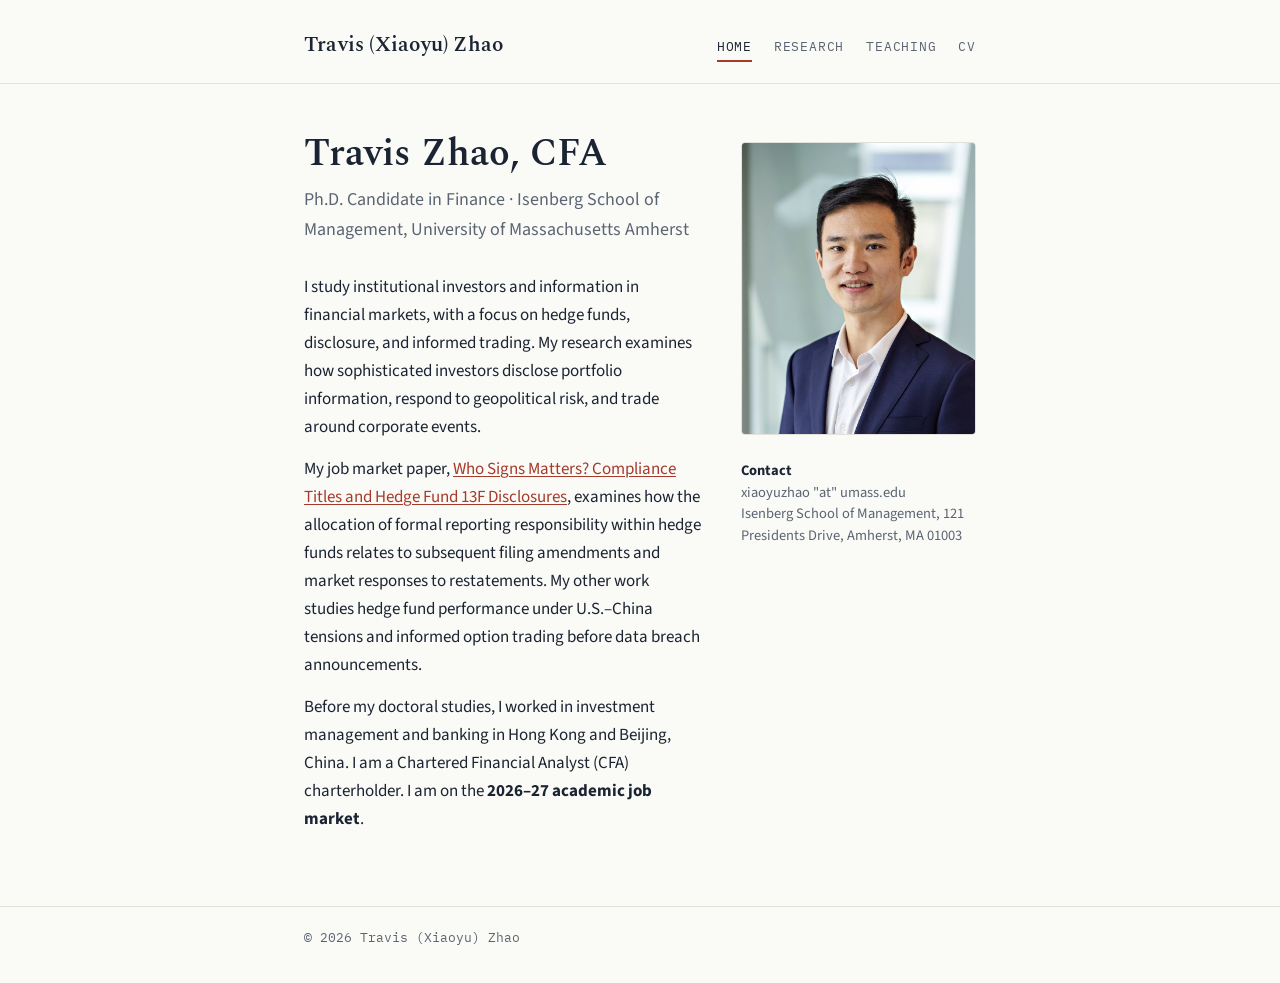
<file: index.html>
<!DOCTYPE html>
<html lang="en">
<head>
<!-- Google tag (gtag.js) -->
<script async src="https://www.googletagmanager.com/gtag/js?id=G-7151JMZ5XN"></script>
<script>
  window.dataLayer = window.dataLayer || [];
  function gtag(){dataLayer.push(arguments);}
  gtag('js', new Date());
  gtag('config', 'G-7151JMZ5XN');
</script>
<meta charset="UTF-8">
<meta name="google-site-verification" content="uP5AOf_Pv65AlvkQ940kmf3sbak5DXpjD-783DQnp3Y" />
<meta name="viewport" content="width=device-width, initial-scale=1.0">
<title>Travis Zhao — Finance Ph.D. Candidate, UMass Amherst</title>
<meta name="description" content="Travis (Xiaoyu) Zhao, CFA. Finance Ph.D. candidate at the Isenberg School of Management, University of Massachusetts Amherst. On the 2026–27 academic job market. Research on hedge funds, governance, financial disclosure, geopolitical risk, and informed trading.">
<link rel="preconnect" href="https://fonts.googleapis.com">
<link href="https://fonts.googleapis.com/css2?family=Spectral:wght@400;600&family=Source+Sans+3:wght@400;600&family=IBM+Plex+Mono:wght@400;500&display=swap" rel="stylesheet">
<link rel="stylesheet" href="style.css">
<link rel="canonical" href="https://traviszhao1128.github.io/">
<meta property="og:site_name" content="Travis Zhao">
<meta property="og:url" content="https://traviszhao1128.github.io/">
<script type="application/ld+json">
{
  "@context": "https://schema.org",
  "@type": "WebSite",
  "name": "Travis Zhao",
  "alternateName": [
    "Travis (Xiaoyu) Zhao",
    "Xiaoyu (Travis) Zhao"
  ],
  "url": "https://traviszhao1128.github.io/"
}
</script>
</head>
<body>

<header>
  <div class="wrap header-inner">
    <a class="brand" href="index.html">
      <span class="brand-name">Travis (Xiaoyu) Zhao</span>
    </a>
    <nav aria-label="Main">
      <a href="index.html" aria-current="page">Home</a>
      <a href="research.html">Research</a>
      <a href="teaching.html">Teaching</a>
      <a href="cv.html">CV</a>
    </nav>
  </div>
</header>

<main>
    <div class="wrap">
    <div class="hero">
      <div class="hero-text">
        <h1>Travis Zhao, CFA</h1>
        <p class="subtitle">Ph.D. Candidate in Finance · Isenberg School of Management, University of Massachusetts Amherst</p>
        <p>I study institutional investors and information in financial markets, with a focus on hedge funds, disclosure, and informed trading. My research examines how sophisticated investors disclose portfolio information, respond to geopolitical risk, and trade around corporate events.</p>
        <p>My job market paper, <a href="research.html">Who Signs Matters? Compliance Titles and Hedge Fund 13F Disclosures</a>, examines how the allocation of formal reporting responsibility within hedge funds relates to subsequent filing amendments and market responses to restatements. My other work studies hedge fund performance under U.S.–China tensions and informed option trading before data breach announcements.</p>
        <p>Before my doctoral studies, I worked in investment management and banking in Hong Kong and Beijing, China. I am a Chartered Financial Analyst (CFA) charterholder. I am on the <strong>2026–27 academic job market</strong>.</p>
      </div>
      <div class="hero-side">
        <img class="headshot" src="assets/Zhao_headshot.jpg" alt="Travis (Xiaoyu) Zhao">
        <div class="contact-block">
          <p><strong>Contact</strong><br>
          xiaoyuzhao "at" umass.edu<br>
          Isenberg School of Management, 121 Presidents Drive, Amherst, MA 01003</p>
        </div>
      </div>
    </div>
  </div>
</main>

<footer>
  <div class="wrap">© 2026 Travis (Xiaoyu) Zhao</div>
</footer>

</body>
</html>
</file>
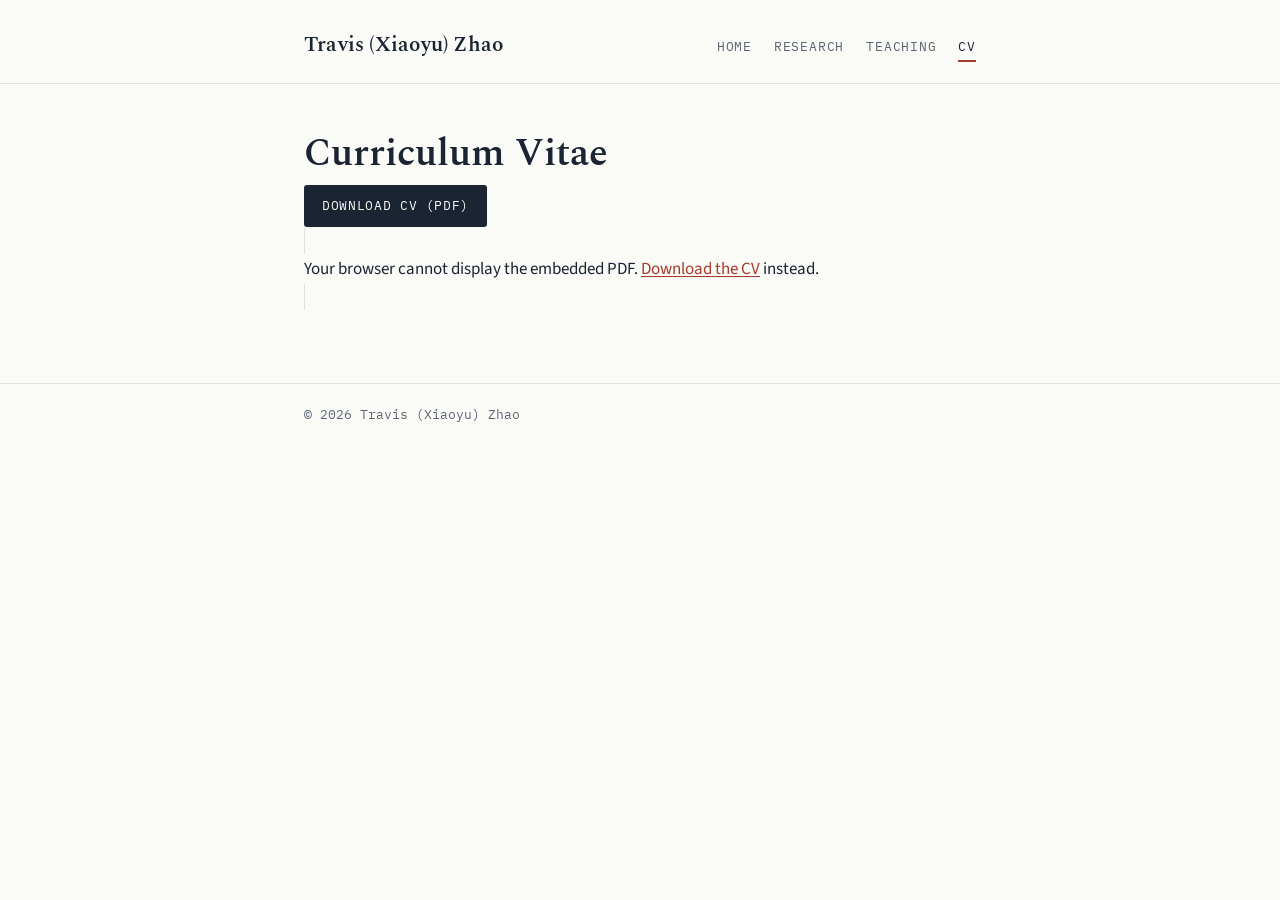
<file: cv.html>
<!DOCTYPE html>
<html lang="en">
<head>
<!-- Google tag (gtag.js) -->
<script async src="https://www.googletagmanager.com/gtag/js?id=G-7151JMZ5XN"></script>
<script>
  window.dataLayer = window.dataLayer || [];
  function gtag(){dataLayer.push(arguments);}
  gtag('js', new Date());
  gtag('config', 'G-7151JMZ5XN');
</script>
<meta charset="UTF-8">
<meta name="viewport" content="width=device-width, initial-scale=1.0">
<title>CV — Travis (Xiaoyu) Zhao</title>
<meta name="description" content="Curriculum vitae of Travis (Xiaoyu) Zhao, Finance Ph.D. candidate at UMass Amherst.">
<link rel="preconnect" href="https://fonts.googleapis.com">
<link href="https://fonts.googleapis.com/css2?family=Spectral:wght@400;600&family=Source+Sans+3:wght@400;600&family=IBM+Plex+Mono:wght@400;500&display=swap" rel="stylesheet">
<link rel="stylesheet" href="style.css">
<link rel="canonical" href="https://traviszhao1128.github.io/cv.html">
<meta property="og:site_name" content="Travis Zhao">
</head>
<body>

<header>
  <div class="wrap header-inner">
    <a class="brand" href="index.html">
      <span class="brand-name">Travis (Xiaoyu) Zhao</span>
    </a>
    <nav aria-label="Main">
      <a href="index.html">Home</a>
      <a href="research.html">Research</a>
      <a href="teaching.html">Teaching</a>
      <a href="cv.html" aria-current="page">CV</a>
    </nav>
  </div>
</header>

<main>
  <div class="wrap">
    <h1>Curriculum Vitae</h1>

    <p><a class="btn" href="assets/Zhao_CV.pdf">Download CV (PDF)</a></p>

    <object class="cv-frame" data="assets/Zhao_CV.pdf" type="application/pdf" aria-label="Embedded CV PDF">
      <p>Your browser cannot display the embedded PDF. <a href="assets/Zhao_CV.pdf">Download the CV</a> instead.</p>
    </object>
  </div>
</main>

<footer>
  <div class="wrap">© 2026 Travis (Xiaoyu) Zhao</div>
</footer>

</body>
</html>
</file>
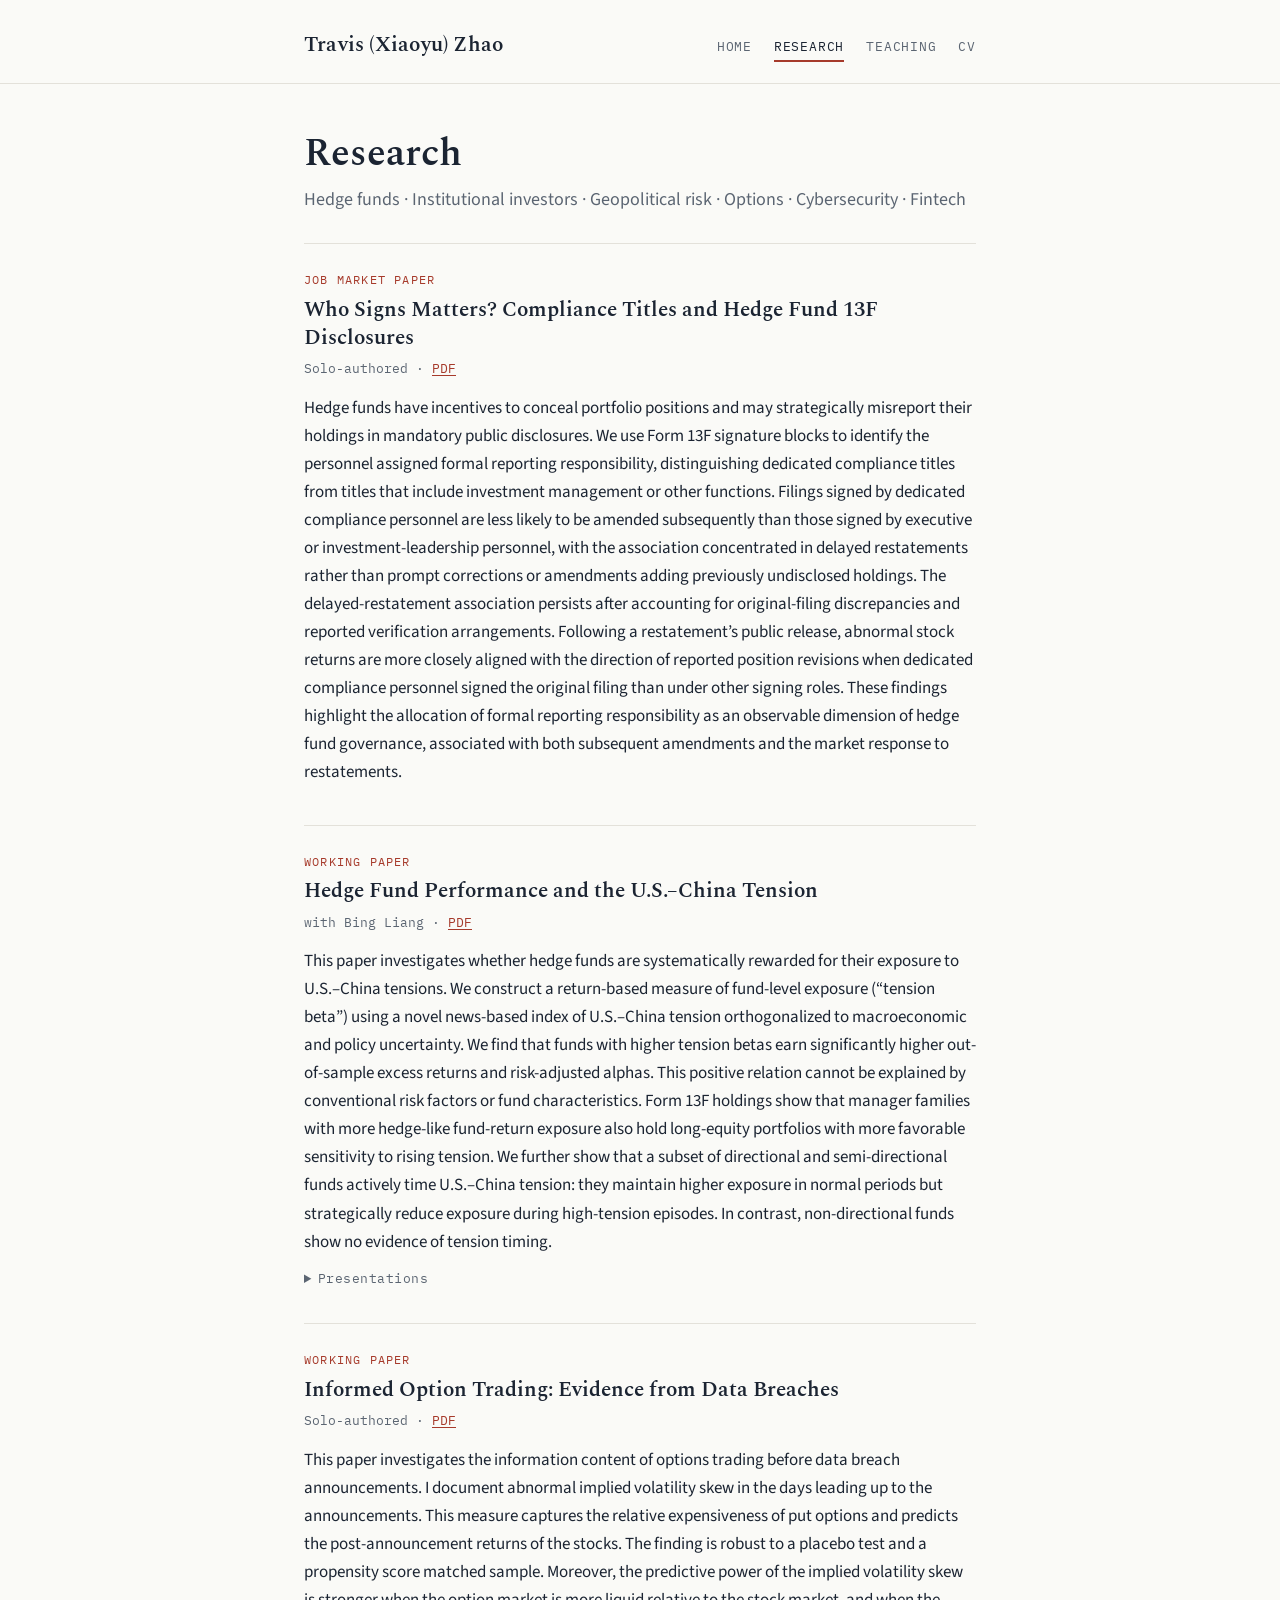
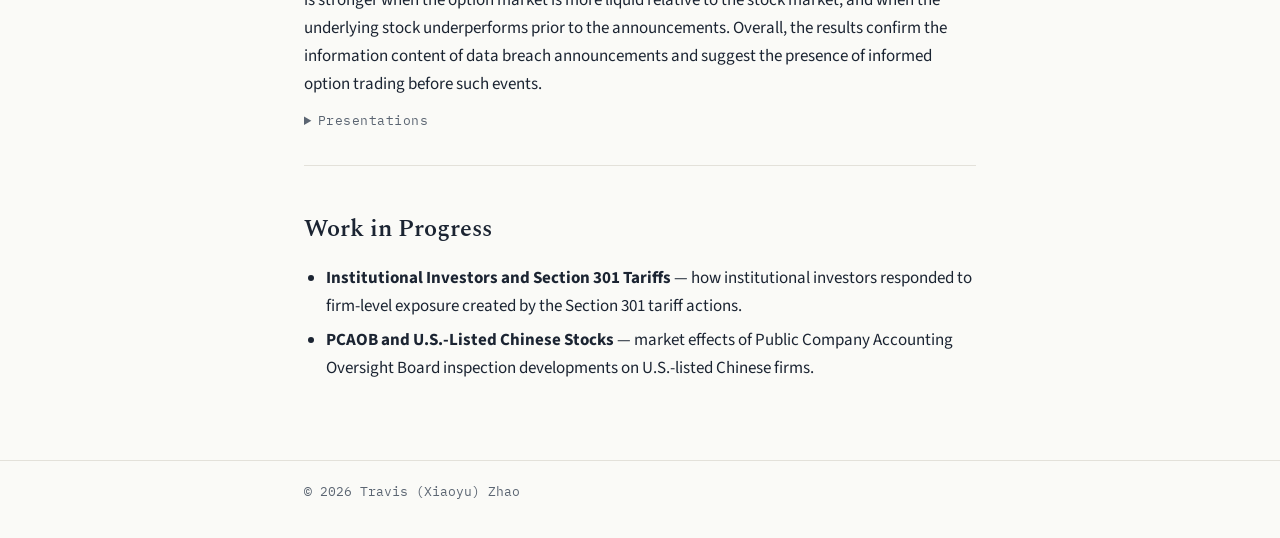
<file: research.html>
<!DOCTYPE html>
<html lang="en">
<head>
<!-- Google tag (gtag.js) -->
<script async src="https://www.googletagmanager.com/gtag/js?id=G-7151JMZ5XN"></script>
<script>
  window.dataLayer = window.dataLayer || [];
  function gtag(){dataLayer.push(arguments);}
  gtag('js', new Date());
  gtag('config', 'G-7151JMZ5XN');
</script>
<meta charset="UTF-8">
<meta name="viewport" content="width=device-width, initial-scale=1.0">
<title>Research — Travis (Xiaoyu) Zhao</title>
<meta name="description" content="Job market paper, working papers, and research in progress by Travis (Xiaoyu) Zhao: hedge fund compliance and 13F disclosures, U.S.–China tension, and informed option trading around data breaches.">
<link rel="preconnect" href="https://fonts.googleapis.com">
<link href="https://fonts.googleapis.com/css2?family=Spectral:wght@400;600&family=Source+Sans+3:wght@400;600&family=IBM+Plex+Mono:wght@400;500&display=swap" rel="stylesheet">
<link rel="stylesheet" href="style.css">
<link rel="canonical" href="https://traviszhao1128.github.io/research.html">
<meta property="og:site_name" content="Travis Zhao">
</head>
<body>

<header>
  <div class="wrap header-inner">
    <a class="brand" href="index.html">
      <span class="brand-name">Travis (Xiaoyu) Zhao</span>
    </a>
    <nav aria-label="Main">
      <a href="index.html">Home</a>
      <a href="research.html" aria-current="page">Research</a>
      <a href="teaching.html">Teaching</a>
      <a href="cv.html">CV</a>
    </nav>
  </div>
</header>

<main>
  <div class="wrap">
    <h1>Research</h1>
    <p class="subtitle">Hedge funds · Institutional investors · Geopolitical risk · Options · Cybersecurity · Fintech</p>

    <article class="paper">
      <span class="eyebrow">Job Market Paper</span>
      <h3>Who Signs Matters? Compliance Titles and Hedge Fund 13F Disclosures</h3>
      <p class="meta">Solo-authored · <a href="papers/HF13F.pdf">PDF</a></p>
      <p class="abstract">Hedge funds have incentives to conceal portfolio positions and may strategically misreport their holdings in mandatory public disclosures. We use Form 13F signature blocks to identify the personnel assigned formal reporting responsibility, distinguishing dedicated compliance titles from titles that include investment management or other functions. Filings signed by dedicated compliance personnel are less likely to be amended subsequently than those signed by executive or investment-leadership personnel, with the association concentrated in delayed restatements rather than prompt corrections or amendments adding previously undisclosed holdings. The delayed-restatement association persists after accounting for original-filing discrepancies and reported verification arrangements. Following a restatement’s public release, abnormal stock returns are more closely aligned with the direction of reported position revisions when dedicated compliance personnel signed the original filing than under other signing roles. These findings highlight the allocation of formal reporting responsibility as an observable dimension of hedge fund governance, associated with both subsequent amendments and the market response to restatements.</p>
    </article>

    <article class="paper">
      <span class="eyebrow">Working Paper</span>
      <h3>Hedge Fund Performance and the U.S.–China Tension</h3>
      <p class="meta">with Bing Liang · <a href="papers/HFUCT.pdf">PDF</a></p>
      <p class="abstract">This paper investigates whether hedge funds are systematically rewarded for their exposure to U.S.–China tensions. We construct a return-based measure of fund-level exposure (“tension beta”) using a novel news-based index of U.S.–China tension orthogonalized to macroeconomic and policy uncertainty. We find that funds with higher tension betas earn significantly higher out-of-sample excess returns and risk-adjusted alphas. This positive relation cannot be explained by conventional risk factors or fund characteristics. Form 13F holdings show that manager families with more hedge-like fund-return exposure also hold long-equity portfolios with more favorable sensitivity to rising tension. We further show that a subset of directional and semi-directional funds actively time U.S.–China tension: they maintain higher exposure in normal periods but strategically reduce exposure during high-tension episodes. In contrast, non-directional funds show no evidence of tension timing.</p>
      <details>
        <summary>Presentations</summary>
        <ul>
          <li>SoFiE Annual Conference, 2026</li>
          <li>EFA Annual Conference, 2026</li>
          <li>SWFA Annual Conference, 2026</li>
          <li>5th Frontiers of Factor Investing Conference, Lancaster University, 2026</li>
          <li>10th Annual Volatility Institute Conference, NYU Shanghai, 2025</li>
          <li>2nd Annual Boca Finance and Real Estate Conference, Florida Atlantic University, 2025</li>
        </ul>
      </details>
    </article>

    <article class="paper">
      <span class="eyebrow">Working Paper</span>
      <h3>Informed Option Trading: Evidence from Data Breaches</h3>
      <p class="meta">Solo-authored · <a href="papers/Zhao_Informed_Option_Trading_Data_Breaches.pdf">PDF</a></p>
      <p class="abstract">This paper investigates the information content of options trading before data breach announcements. I document abnormal implied volatility skew in the days leading up to the announcements. This measure captures the relative expensiveness of put options and predicts the post-announcement returns of the stocks. The finding is robust to a placebo test and a propensity score matched sample. Moreover, the predictive power of the implied volatility skew is stronger when the option market is more liquid relative to the stock market, and when the underlying stock underperforms prior to the announcements. Overall, the results confirm the information content of data breach announcements and suggest the presence of informed option trading before such events.</p>
      <details>
        <summary>Presentations</summary>
        <ul>
          <li>14th World Finance &amp; Banking Symposium, 2025</li>
          <li>INFORMS Annual Conference, 2025</li>
          <li>UMass Amherst Isenberg Brownbag, 2024</li>
        </ul>
      </details>
    </article>

    <h2>Work in Progress</h2>
    <ul class="plain">
      <li><strong>Institutional Investors and Section 301 Tariffs</strong> — how institutional investors responded to firm-level exposure created by the Section 301 tariff actions.</li>
      <li><strong>PCAOB and U.S.-Listed Chinese Stocks</strong> — market effects of Public Company Accounting Oversight Board inspection developments on U.S.-listed Chinese firms.</li>
    </ul>
  </div>
</main>

<footer>
  <div class="wrap">© 2026 Travis (Xiaoyu) Zhao</div>
</footer>

</body>
</html>
</file>
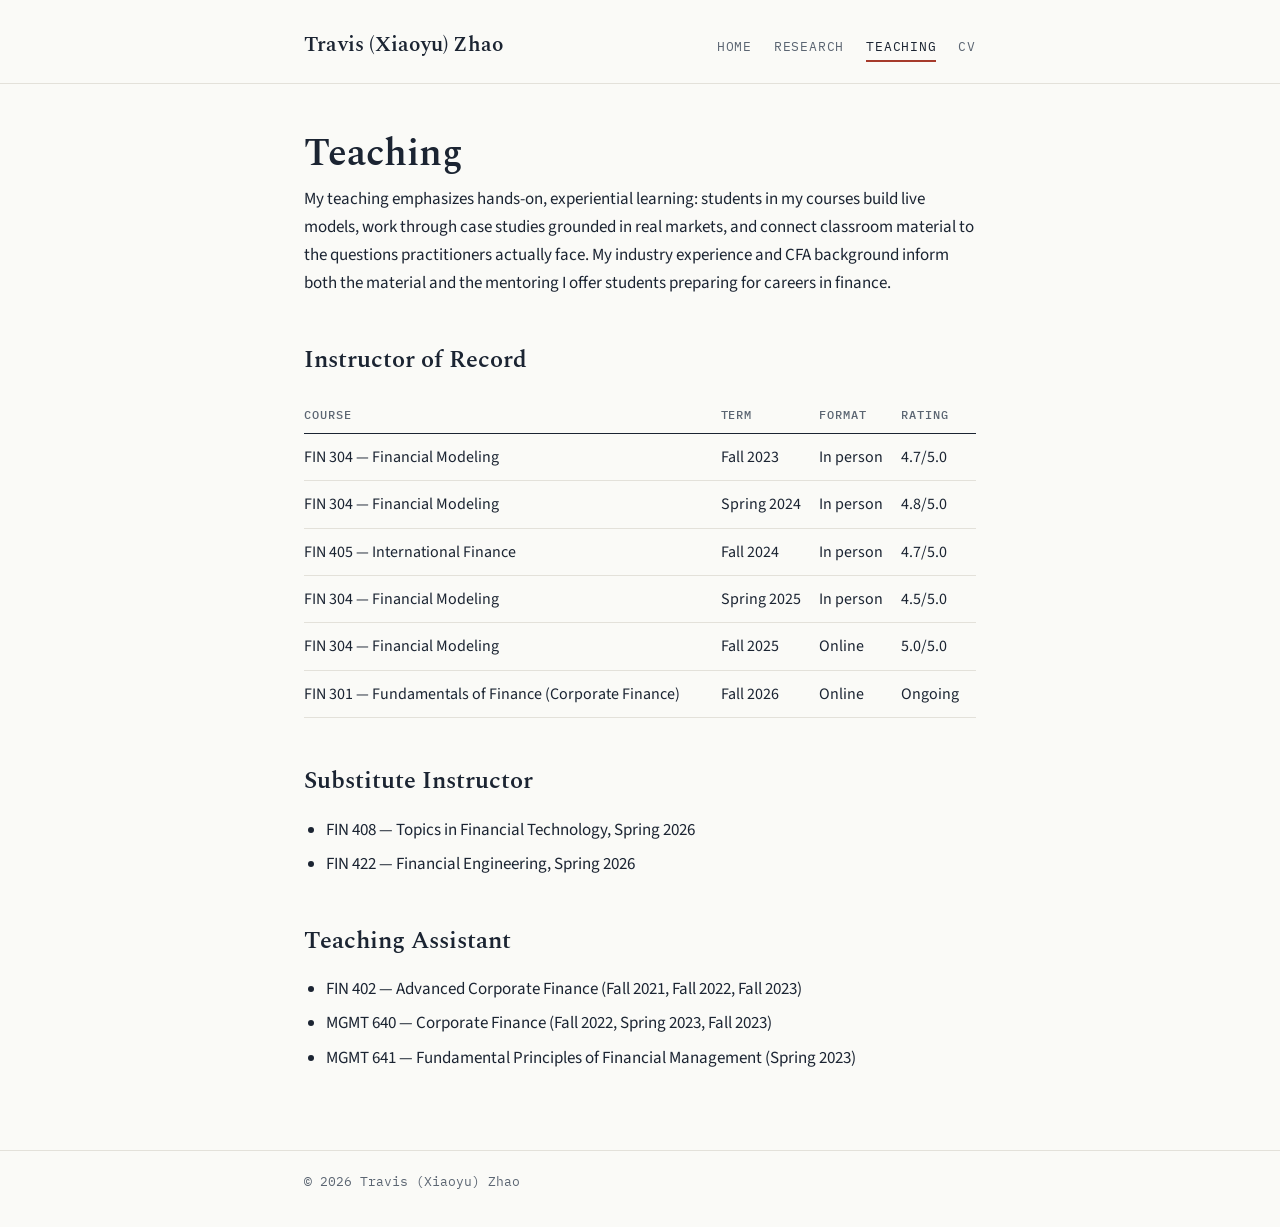
<file: teaching.html>
<!DOCTYPE html>
<html lang="en">
<head>
<!-- Google tag (gtag.js) -->
<script async src="https://www.googletagmanager.com/gtag/js?id=G-7151JMZ5XN"></script>
<script>
  window.dataLayer = window.dataLayer || [];
  function gtag(){dataLayer.push(arguments);}
  gtag('js', new Date());
  gtag('config', 'G-7151JMZ5XN');
</script>
<meta charset="UTF-8">
<meta name="viewport" content="width=device-width, initial-scale=1.0">
<title>Teaching — Travis (Xiaoyu) Zhao</title>
<meta name="description" content="Teaching record of Travis (Xiaoyu) Zhao: Financial Modeling, International Finance, and Fundamentals of Finance at the Isenberg School of Management, UMass Amherst.">
<link rel="preconnect" href="https://fonts.googleapis.com">
<link href="https://fonts.googleapis.com/css2?family=Spectral:wght@400;600&family=Source+Sans+3:wght@400;600&family=IBM+Plex+Mono:wght@400;500&display=swap" rel="stylesheet">
<link rel="stylesheet" href="style.css">
<link rel="canonical" href="https://traviszhao1128.github.io/teaching.html">
<meta property="og:site_name" content="Travis Zhao">
</head>
<body>

<header>
  <div class="wrap header-inner">
    <a class="brand" href="index.html">
      <span class="brand-name">Travis (Xiaoyu) Zhao</span>
    </a>
    <nav aria-label="Main">
      <a href="index.html">Home</a>
      <a href="research.html">Research</a>
      <a href="teaching.html" aria-current="page">Teaching</a>
      <a href="cv.html">CV</a>
    </nav>
  </div>
</header>

<main>
  <div class="wrap">
    <h1>Teaching</h1>

    <p>My teaching emphasizes hands-on, experiential learning: students in my courses build live models, work through case studies grounded in real markets, and connect classroom material to the questions practitioners actually face. My industry experience and CFA background inform both the material and the mentoring I offer students preparing for careers in finance.</p>

    <h2>Instructor of Record</h2>
   <table>
      <tr>
        <th>Course</th>
        <th>Term</th>
        <th>Format</th>
        <th>Rating</th>
      </tr>
      <tr>
        <td>FIN 304 — Financial Modeling</td>
        <td>Fall 2023</td>
        <td>In person</td>
        <td>4.7/5.0</td>
      </tr>
      <tr>
        <td>FIN 304 — Financial Modeling</td>
        <td>Spring 2024</td>
        <td>In person</td>
        <td>4.8/5.0</td>
      </tr>
      <tr>
        <td>FIN 405 — International Finance</td>
        <td>Fall 2024</td>
        <td>In person</td>
        <td>4.7/5.0</td>
      </tr>
      <tr>
        <td>FIN 304 — Financial Modeling</td>
        <td>Spring 2025</td>
        <td>In person</td>
        <td>4.5/5.0</td>
      </tr>
      <tr>
        <td>FIN 304 — Financial Modeling</td>
        <td>Fall 2025</td>
        <td>Online</td>
        <td>5.0/5.0</td>
      </tr>
      <tr>
        <td>FIN 301 — Fundamentals of Finance (Corporate Finance)</td>
        <td>Fall 2026</td>
        <td>Online</td>
        <td>Ongoing</td>
      </tr>
    </table>

    <h2>Substitute Instructor</h2>
    <ul class="plain">
      <li>FIN 408 — Topics in Financial Technology, Spring 2026</li>
      <li>FIN 422 — Financial Engineering, Spring 2026</li>
    </ul>

    <h2>Teaching Assistant</h2>
    <ul class="plain">
      <li>FIN 402 — Advanced Corporate Finance (Fall 2021, Fall 2022, Fall 2023)</li>
      <li>MGMT 640 — Corporate Finance (Fall 2022, Spring 2023, Fall 2023)</li>
      <li>MGMT 641 — Fundamental Principles of Financial Management (Spring 2023)</li>
    </ul>

  </div>
</main>

<footer>
  <div class="wrap">© 2026 Travis (Xiaoyu) Zhao</div>
</footer>

</body>
</html>
</file>
<file: style.css>
/* Travis (Xiaoyu) Zhao — academic site
   Palette: ink #1B2432 / paper #FAFAF7 / seal #A63A2B / slate #5B6572 / hairline #E3E1DA
   Type: Spectral (display) / Source Sans 3 (body) / IBM Plex Mono (meta) */

:root {
  --ink: #1B2432;
  --paper: #FAFAF7;
  --seal: #A63A2B;
  --slate: #5B6572;
  --hairline: #E3E1DA;
  --maxw: 720px;
}

* { box-sizing: border-box; margin: 0; padding: 0; }

html { scroll-behavior: smooth; }
@media (prefers-reduced-motion: reduce) {
  html { scroll-behavior: auto; }
  * { transition: none !important; }
}

body {
  font-family: "Source Sans 3", -apple-system, "Segoe UI", sans-serif;
  font-size: 17px;
  line-height: 1.65;
  color: var(--ink);
  background: var(--paper);
}

.wrap {
  max-width: var(--maxw);
  margin: 0 auto;
  padding: 0 24px;
}

/* ---------- Header ---------- */
header {
  border-bottom: 1px solid var(--hairline);
  padding: 28px 0 20px;
}

.header-inner {
  display: flex;
  align-items: baseline;
  justify-content: space-between;
  flex-wrap: wrap;
  gap: 12px;
}

.brand {
  display: flex;
  align-items: center;
  gap: 12px;
  text-decoration: none;
  color: var(--ink);
}

.brand-name {
  font-family: "Spectral", serif;
  font-size: 21px;
  font-weight: 600;
  letter-spacing: 0.01em;
}

nav {
  display: flex;
  gap: 22px;
}

nav a {
  font-family: "IBM Plex Mono", monospace;
  font-size: 13px;
  letter-spacing: 0.06em;
  text-transform: uppercase;
  color: var(--slate);
  text-decoration: none;
  padding-bottom: 3px;
  border-bottom: 2px solid transparent;
  transition: color 0.15s ease, border-color 0.15s ease;
}

nav a:hover, nav a:focus-visible { color: var(--ink); }
nav a[aria-current="page"] {
  color: var(--ink);
  border-bottom-color: var(--seal);
}

a:focus-visible {
  outline: 2px solid var(--seal);
  outline-offset: 3px;
}

/* ---------- Main ---------- */
main { padding: 48px 0 72px; }

h1 {
  font-family: "Spectral", serif;
  font-size: 38px;
  font-weight: 600;
  line-height: 1.2;
  margin-bottom: 8px;
}

.subtitle {
  font-size: 18px;
  color: var(--slate);
  margin-bottom: 28px;
}

h2 {
  font-family: "Spectral", serif;
  font-size: 24px;
  font-weight: 600;
  margin: 44px 0 14px;
}

p + p { margin-top: 14px; }

a { color: var(--seal); text-decoration-thickness: 1px; text-underline-offset: 2px; }
a:hover { text-decoration-thickness: 2px; }

/* Eyebrow labels */
.eyebrow {
  font-family: "IBM Plex Mono", monospace;
  font-size: 12px;
  letter-spacing: 0.1em;
  text-transform: uppercase;
  color: var(--seal);
  display: block;
  margin-bottom: 6px;
}

/* ---------- Paper entries ---------- */
.paper {
  border-top: 1px solid var(--hairline);
  padding: 26px 0;
}
.paper:last-of-type { border-bottom: 1px solid var(--hairline); }

.paper h3 {
  font-family: "Spectral", serif;
  font-size: 21px;
  font-weight: 600;
  line-height: 1.35;
  margin-bottom: 6px;
}

.paper .meta {
  font-family: "IBM Plex Mono", monospace;
  font-size: 13px;
  color: var(--slate);
  margin-bottom: 12px;
}

.paper .abstract { margin-bottom: 12px; }

.paper details summary {
  font-family: "IBM Plex Mono", monospace;
  font-size: 13px;
  letter-spacing: 0.04em;
  color: var(--slate);
  cursor: pointer;
  margin-bottom: 8px;
}
.paper details summary:hover { color: var(--ink); }
.paper details ul { margin: 6px 0 10px 22px; font-size: 15.5px; }
.paper details li { margin-bottom: 3px; }

/* Featured JMP card on home */
/* ---------- Buttons ---------- */
.btn {
  display: inline-block;
  font-family: "IBM Plex Mono", monospace;
  font-size: 13px;
  letter-spacing: 0.05em;
  text-transform: uppercase;
  color: var(--paper);
  background: var(--ink);
  padding: 10px 18px;
  border-radius: 3px;
  text-decoration: none;
  transition: background 0.15s ease;
}
.btn:hover { background: var(--seal); }
.btn.secondary {
  color: var(--ink);
  background: transparent;
  border: 1px solid var(--ink);
}
.btn.secondary:hover { color: var(--seal); border-color: var(--seal); background: transparent; }

/* ---------- Teaching table ---------- */
table {
  width: 100%;
  border-collapse: collapse;
  margin: 16px 0 8px;
  font-size: 16px;
}
th {
  font-family: "IBM Plex Mono", monospace;
  font-size: 12px;
  letter-spacing: 0.08em;
  text-transform: uppercase;
  color: var(--slate);
  text-align: left;
  padding: 8px 12px 8px 0;
  border-bottom: 1px solid var(--ink);
  font-weight: 500;
}
td {
  padding: 10px 12px 10px 0;
  border-bottom: 1px solid var(--hairline);
  vertical-align: top;
}

ul.plain { margin: 10px 0 0 22px; }
ul.plain li { margin-bottom: 6px; }

/* ---------- Contact block ---------- */
.contact-block {
  margin-top: 36px;
  padding-top: 24px;
  border-top: 1px solid var(--hairline);
  font-size: 16px;
  color: var(--slate);
}
.contact-block strong { color: var(--ink); }

/* ---------- CV embed ---------- */
.cv-frame {
  width: 100%;
  height: 900px;
  border: 1px solid var(--hairline);
  margin-top: 20px;
}

/* ---------- Footer ---------- */
footer {
  border-top: 1px solid var(--hairline);
  padding: 20px 0 36px;
  font-family: "IBM Plex Mono", monospace;
  font-size: 12.5px;
  color: var(--slate);
}

/* ---------- Mobile ---------- */
@media (max-width: 560px) {
  h1 { font-size: 30px; }
  .header-inner { flex-direction: column; align-items: flex-start; }
  nav { gap: 16px; flex-wrap: wrap; }
  .cv-frame { height: 520px; }
}

/* ---------- Headshot ---------- */
.hero {
  display: flex;
  gap: 40px;
  align-items: flex-start;
}

.hero-text { flex: 1; }

.hero-side {
  width: 235px;
  flex-shrink: 0;
}

.headshot {
  width: 100%;
  height: auto;
  margin-top: 10px;
  border-radius: 4px;
  border: 1px solid var(--hairline);
}

.hero-side .contact-block {
  margin-top: 16px;
  padding-top: 0;
  border-top: none;
  font-size: 14.5px;
  line-height: 1.5;
}

@media (max-width: 600px) {
  .hero { flex-direction: column; align-items: center; }
  .hero-side { width: 200px; }
  .headshot { margin-top: 0; }
}
</file>
